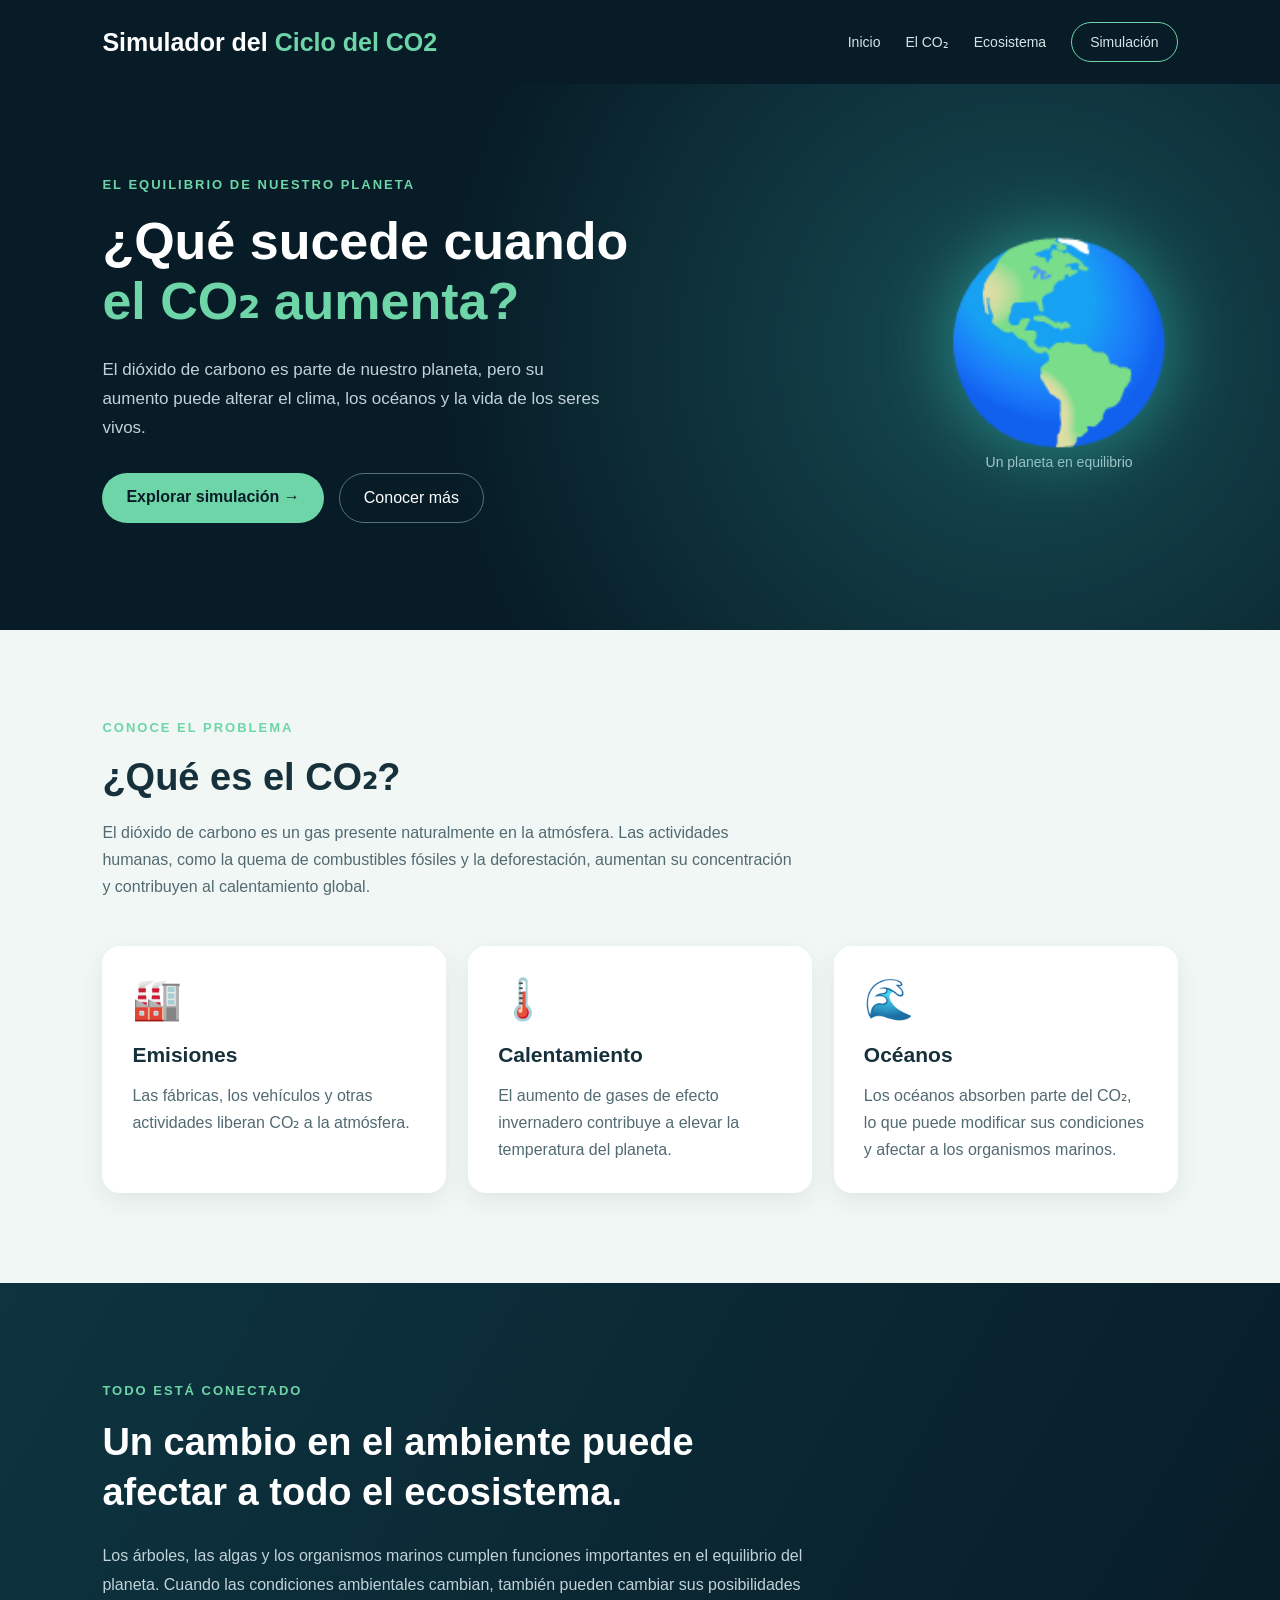
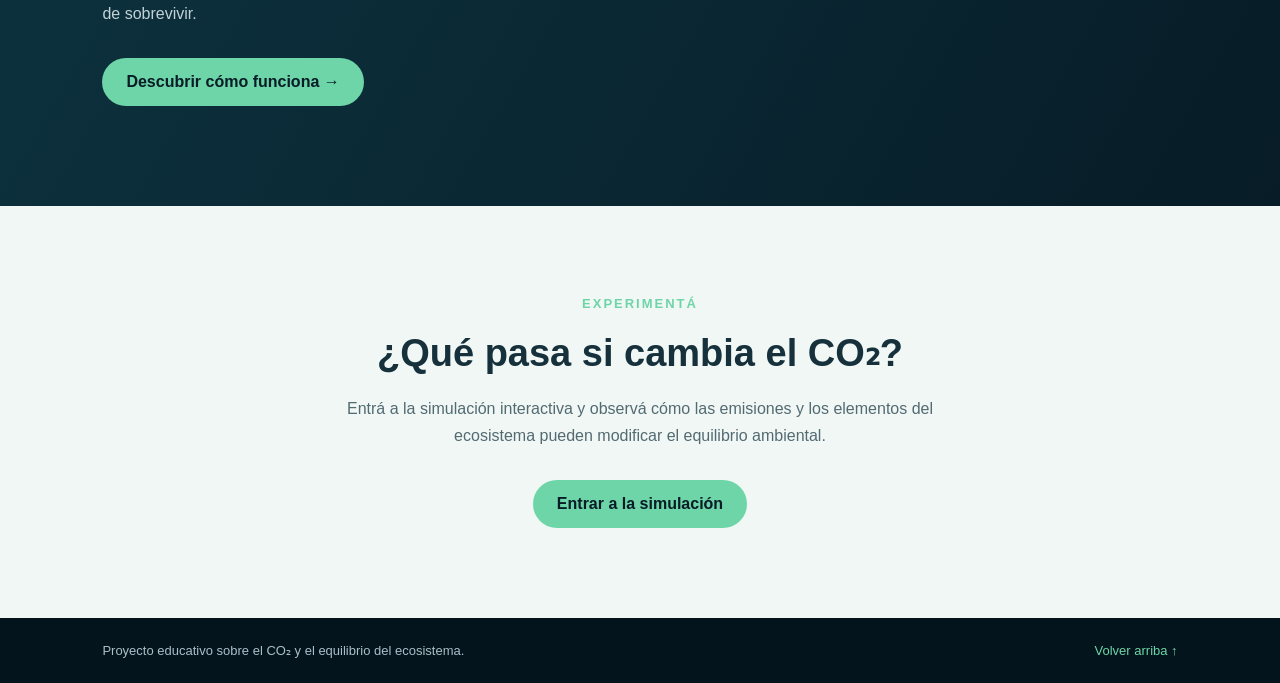
<file: index.html>
<!DOCTYPE html>
<html lang="es">

<head>
    <meta charset="UTF-8">
    <meta name="viewport" content="width=device-width, initial-scale=1.0">

    <title>CO₂ | El equilibrio del planeta</title>

    <!-- Vincula los estilos de la página principal -->
    <link rel="stylesheet" href="./CSS.styles/inicio.css">
</head>

<body>

    <!-- BARRA DE NAVEGACION -->
    <header class="navbar">

        <a href="index.html" class="logo">
            Simulador del <span> Ciclo del CO2</span>
        </a>

        <nav>
            <a href="#inicio">Inicio</a>
            <a href="#informacion">El CO₂</a>
            <a href="#ecosistema">Ecosistema</a>
            <a href="simulacion.html" class="nav-button">
                Simulación
            </a>
        </nav>

    </header>


    <!-- PRESENTACION PRINCIPAL -->
    <main>

        <section class="hero" id="inicio">

            <div class="hero-content">

                <p class="subtitulo">
                    EL EQUILIBRIO DE NUESTRO PLANETA
                </p>

                <h1>
                    ¿Qué sucede cuando
                    <span>el CO₂ aumenta?</span>
                </h1>

                <p class="descripcion">
                    El dióxido de carbono es parte de nuestro planeta,
                    pero su aumento puede alterar el clima, los océanos
                    y la vida de los seres vivos.
                </p>

                <div class="botones">

                    <a href="simulacion.html" class="boton-principal">
                        Explorar simulación →
                    </a>

                    <a href="#informacion" class="boton-secundario">
                        Conocer más
                    </a>

                </div>

            </div>

            <div class="hero-image">

                <div class="planeta">
                    🌎
                </div>

                <div class="texto-planeta">
                    Un planeta en equilibrio
                </div>

            </div>

        </section>


        <!-- INFORMACION -->
        <section class="informacion" id="informacion">

            <div class="titulo-seccion">

                <p class="subtitulo">
                    CONOCE EL PROBLEMA
                </p>

                <h2>
                    ¿Qué es el CO₂?
                </h2>

                <p>
                    El dióxido de carbono es un gas presente naturalmente
                    en la atmósfera. Las actividades humanas, como la
                    quema de combustibles fósiles y la deforestación,
                    aumentan su concentración y contribuyen al
                    calentamiento global.
                </p>

            </div>


            <div class="tarjetas">

                <article class="tarjeta">

                    <div class="icono">🏭</div>

                    <h3>Emisiones</h3>

                    <p>
                        Las fábricas, los vehículos y otras actividades
                        liberan CO₂ a la atmósfera.
                    </p>

                </article>


                <article class="tarjeta">

                    <div class="icono">🌡️</div>

                    <h3>Calentamiento</h3>

                    <p>
                        El aumento de gases de efecto invernadero
                        contribuye a elevar la temperatura del planeta.
                    </p>

                </article>


                <article class="tarjeta">

                    <div class="icono">🌊</div>

                    <h3>Océanos</h3>

                    <p>
                        Los océanos absorben parte del CO₂,
                        lo que puede modificar sus condiciones
                        y afectar a los organismos marinos.
                    </p>

                </article>

            </div>

        </section>


        <!-- ECOSISTEMA -->
        <section class="ecosistema" id="ecosistema">

            <div class="ecosistema-content">

                <p class="subtitulo">
                    TODO ESTÁ CONECTADO
                </p>

                <h2>
                    Un cambio en el ambiente
                    puede afectar a todo el ecosistema.
                </h2>

                <p>
                    Los árboles, las algas y los organismos marinos
                    cumplen funciones importantes en el equilibrio
                    del planeta. Cuando las condiciones ambientales
                    cambian, también pueden cambiar sus posibilidades
                    de sobrevivir.
                </p>

                <a href="simulacion.html" class="boton-principal">
                    Descubrir cómo funciona →
                </a>

            </div>

        </section>


        <!-- SIMULACION -->
        <section class="explorar">

            <p class="subtitulo">
                EXPERIMENTÁ
            </p>

            <h2>
                ¿Qué pasa si cambia el CO₂?
            </h2>

            <p>
                Entrá a la simulación interactiva y observá
                cómo las emisiones y los elementos del ecosistema
                pueden modificar el equilibrio ambiental.
            </p>

            <a href="simulacion.html" class="boton-principal">
                Entrar a la simulación
            </a>

        </section>

    </main>


    <!-- PIE DE PAGINA -->
    <footer>

        <p>
            Proyecto educativo sobre el CO₂ y el equilibrio
            del ecosistema.
        </p>

        <a href="#inicio">
            Volver arriba ↑
        </a>

    </footer>

</body>

</html>
</file>
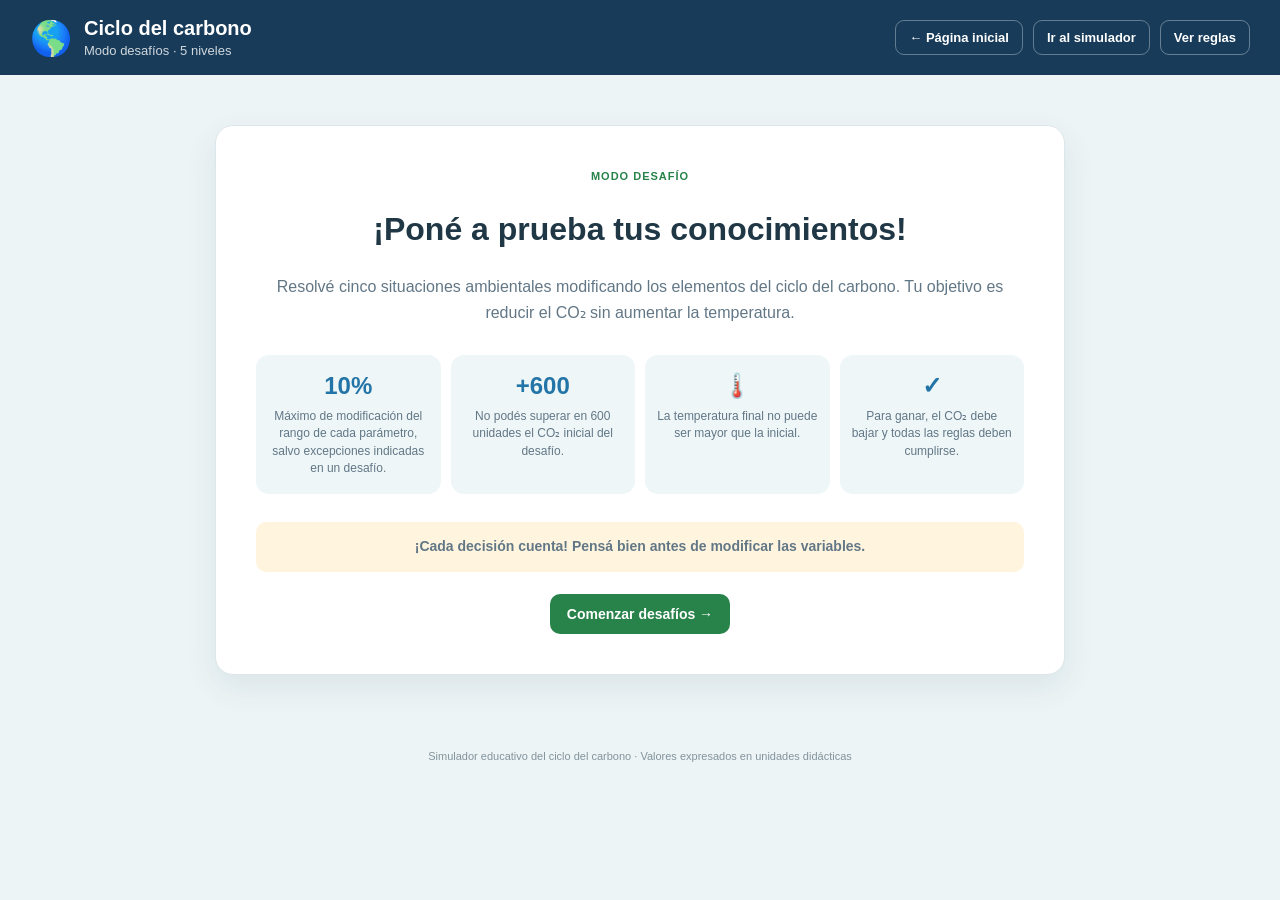
<file: desafios.html>
<!DOCTYPE html>
<html lang="es">
<head>
  <meta charset="UTF-8">
  <meta name="viewport" content="width=device-width, initial-scale=1.0">
  <title>Ciclo del Carbono | Modo desafíos</title>
  <link rel="stylesheet" href="./CSS.styles/desafio.css">
  <script src="./java/desafio.js" defer></script>
</head>
<body>

<header class="topbar">
  <div class="brand">
    <span class="brand-icon">🌎</span>
    <div>
      <h1>Ciclo del carbono</h1>
      <p>Modo desafíos · 5 niveles</p>
    </div>
  </div>

  
  <nav class="navigation">
    <a href="index.html">← Página inicial</a>
    <a href="simulacion.html">Ir al simulador</a>

    <button id="openRules" class="nav-rules-btn">
      Ver reglas
    </button>
</nav>

</header>

<main class="page-wrap">

  <!-- PANTALLA INICIAL -->
  <section id="introScreen" class="intro-card">
    <div class="eyebrow">MODO DESAFÍO</div>

    <h2>¡Poné a prueba tus conocimientos!</h2>

    <p>
      Resolvé cinco situaciones ambientales modificando
      los elementos del ciclo del carbono.
      Tu objetivo es reducir el CO₂ sin aumentar
      la temperatura.
    </p>

    <div class="rules-grid">
      <article>
        <strong>10%</strong>
        <span>
          Máximo de modificación del rango de cada
          parámetro, salvo excepciones indicadas
          en un desafío.
        </span>
      </article>

      <article>
        <strong>+600</strong>
        <span>
          No podés superar en 600 unidades
          el CO₂ inicial del desafío.
        </span>
      </article>

      <article>
        <strong>🌡️</strong>
        <span>
          La temperatura final no puede ser
          mayor que la inicial.
        </span>
      </article>

      <article>
        <strong>✓</strong>
        <span>
          Para ganar, el CO₂ debe bajar y
          todas las reglas deben cumplirse.
        </span>
      </article>
    </div>

    <p class="challenges-warning">
      ¡Cada decisión cuenta! Pensá bien antes
      de modificar las variables.
    </p>

    <button id="beginGame" class="btn btn-primary">
      Comenzar desafíos →
    </button>
  </section>

  <!-- PANTALLA DE JUEGO -->
  <section id="gameScreen" class="hidden">

    <section class="challenge-heading panel">

      <div class="heading-top">
        <span id="challengeNumber" class="eyebrow">
          DESAFÍO 1 DE 5
        </span>

        <span id="difficulty" class="difficulty">
          Fácil
        </span>
      </div>

      <h2 id="challengeTitle">
        Una ciudad en expansión
      </h2>

      <p id="challengeSituation"></p>

      <div id="specialRule"
           class="special-rule hidden"></div>

      <div class="progress-track">
        <div id="progressBar"
             class="progress-fill"></div>
      </div>

    </section>

    <div class="game-layout">

      <!-- VARIABLES -->
      <section class="panel controls-panel">

        <div class="section-title">
          <div>
            <span class="eyebrow">TUS DECISIONES</span>
            <h3>Modificá las variables</h3>
          </div>

          <button id="resetChallenge"
                  class="btn btn-light btn-small">
            ↺ Reiniciar
          </button>
        </div>

        <p class="muted">
          Mové las barras para modificar el ambiente.
          Los límites indican los valores permitidos.
        </p>

        <!-- BOTÓN ARRIBA -->
        <button id="checkChallenge"
                class="btn btn-primary check-top">
          Comprobar desafío
        </button>

        <!-- ADVERTENCIAS -->
        <div id="ruleAlert"
             class="rule-alert hidden"
             role="alert"
             aria-live="assertive">
        </div>

        <!-- CONTROLES GENERADOS POR JAVASCRIPT -->
        <div id="controls" class="controls-list"></div>

      </section>

      <!-- PAISAJE -->
      <section class="right-column">

        <section class="panel environment-panel">

          <div class="section-title">
            <div>
              <span class="eyebrow">
                ESTADO DEL AMBIENTE
              </span>
              <h3>Equilibrio del ecosistema</h3>
            </div>

            <span class="live-dot">En vivo</span>
          </div>

          <div class="sky challenge-scene"
               id="challengeScene">

            <div class="cloud cloud1">☁️</div>
            <div class="cloud cloud2">☁️</div>

            <!-- ATMÓSFERA -->
            <div class="atmosphere-label">
              <span>ATMÓSFERA</span>

              <strong id="sceneAtmosphereCO2">
                2000
              </strong>

              <small>unidades de CO₂</small>

              <div id="sceneCO2Status"
                   class="co2-status">
                Nivel inicial
              </div>
            </div>

            <!-- FÁBRICA -->
            <button class="scene-item factory"
                    data-info="factory">
              <img src="./Imagenes/Fabrica.png"
                   alt="Fábrica" width="150">
              <span>Fábricas</span>
            </button>

            <!-- CARRETERA Y AUTOS -->
            <div class="road">
              <div class="road-line"></div>

              <button class="scene-item car"
                      data-info="car">
                <img src="./Imagenes/Auto1.png"
                     alt="Auto" width="95">
              </button>

              <button class="scene-item car car2"
                      data-info="car">
                <img src="./Imagenes/Auto2.png"
                     alt="Auto" width="95">
              </button>
            </div>

            <!-- BOSQUE -->
            <button class="scene-item forest"
                    data-info="tree">
              <div class="trees">
                <img src="./Imagenes/Bosque.png"
                     alt="Bosque" width="140">
              </div>
              <span>Bosque</span>
            </button>

            <!-- VIVIENDAS -->
            <button class="scene-item housing"
                    data-info="housing">
              <img src="./Imagenes/Vivienda.png"
                   alt="Viviendas" width="120">
              <span>Viviendas</span>
            </button>

            <!-- ENERGÍA -->
            <button class="scene-item energy"
                    data-info="energy">
              <span class="power-plant">
                <img src="./Imagenes/Energía.png"
                     alt="Energía fósil" width="150">
              </span>
              <span>Energía fósil</span>
            </button>

            <!-- DEFORESTACIÓN -->
            <button class="scene-item deforestation"
                    data-info="deforestation">
              <span class="deforestation-logs">
                <img src="./Imagenes/Deforestacion.png"
                     alt="Deforestación" width="140">
              </span>
              <span>Deforestación</span>
            </button>

            <!-- INCENDIOS -->
            <button class="scene-item fire"
                    data-info="fire">
              <span class="fire-emoji">
                <img src="./Imagenes/Incendios.png"
                     alt="Incendios" width="120">
              </span>
            </button>

            <!-- GANADO -->
            <button class="scene-item cattle"
                    data-info="cattle">
              <img src="./Imagenes/Ganado.png"
                   alt="Ganado" width="65">
              <span>Ganado</span>
            </button>

            <!-- PLAYA -->
            <div class="beach">

              <div class="sand"></div>

              <button class="scene-item dead-whale-beach"
                      data-info="whaleBeach">
                <span class="decomposition-whale">
                  <img src="./Imagenes/Materia playa.png"
                       alt="Materia en descomposición"
                       width="100">
                </span>
                <span>Materia en descomposición</span>
              </button>

              <!-- HUMEDAL -->
              <button class="scene-item wetland"
                      id="challengeWetland"
                      data-info="wetland">
                <img src="./Imagenes/Humedal.png"
                     alt="Humedal"
                     class="custom-landscape-image">
                <span class="image-caption">
                  Humedales / turberas
                </span>
              </button>

              <!-- GLACIAR -->
              <button class="scene-item polar-ice"
                      id="challengePolarIce"
                      data-info="glacier">
                <img src="./Imagenes/Glaciar.png"
                     alt="Glaciar"
                     class="custom-landscape-image">
                <span class="image-caption">
                  Glaciar
                </span>
              </button>

              <!-- OCÉANO -->
              <div class="ocean">

                <button class="scene-item dead-whale-sea"
                        data-info="whaleSea">
                  <span class="decomposition-whale">
                    <img src="./Imagenes/Materia mar.png"
                         alt="Materia en el mar"
                         width="100">
                  </span>
                  <span>Materia en descomposición</span>
                </button>

                <button class="scene-item algae"
                        data-info="algae">
                  <img src="./Imagenes/Algas.png"
                       alt="Algas" width="60">
                  <span>Algas</span>
                </button>

                <button class="scene-item coral"
                        data-info="coral">
                  <img src="./Imagenes/Corales.png"
                       alt="Corales" width="80">
                  <span>Corales</span>
                </button>

                <button class="scene-item snails"
                        data-info="snail">
                  <img src="./Imagenes/Caracoles.png"
                       alt="Caracoles" width="80">
                  <span>Caracoles</span>
                </button>

                <!-- NIVEL DEL MAR -->
                <div class="sea-level">
                  <span>Nivel del mar</span>
                  <strong id="challengeSeaLevel">
                    0,0 cm
                  </strong>
                  <small>modelo didáctico</small>
                </div>

                <!-- VARIABLES DEL OCÉANO -->
                <div class="ocean-stats">

                  <div>
                    <span>CO₂ disuelto</span>
                    <strong id="challengeDissolvedCO2">
                      0
                    </strong>
                  </div>

                  <div id="challengeOceanPHCard">
                    <span>pH</span>
                    <strong id="challengeOceanPH">
                      8.2
                    </strong>
                  </div>

                  <div>
                    <span>O₂</span>
                    <strong id="challengeOceanOxygen">
                      21%
                    </strong>
                  </div>

                </div>

              </div>
            </div>
          </div>

          <!-- INDICADORES -->
          <div class="metrics-grid">

            <article class="metric metric-co2">
              <span>CO₂ atmosférico</span>
              <strong id="co2Value">2000</strong>
              <small>unidades</small>
            </article>

            <article class="metric">
              <span>Temperatura</span>
              <strong id="temperatureValue">
                +0,50 °C
              </strong>
              <small>variación del modelo</small>
            </article>

            <article class="metric">
              <span>CO₂ emitido</span>
              <strong id="emittedValue">0</strong>
              <small>unidades</small>
            </article>

            <article class="metric">
              <span>CO₂ absorbido</span>
              <strong id="absorbedValue">0</strong>
              <small>unidades</small>
            </article>

          </div>

          <div id="statusMessage"
               class="status-message"
               aria-live="polite">
            Ajustá las variables para mejorar el equilibrio.
          </div>

        </section>
      </section>
    </div>
  </section>

  <!-- RESULTADO -->
  <section id="resultScreen"
           class="result-card hidden"
           aria-live="polite">

    <div id="resultIcon" class="result-icon">✓</div>

    <div class="eyebrow">
      RESULTADO DEL DESAFÍO
    </div>

    <h2 id="resultTitle">
      ¡Desafío superado!
    </h2>

    <p id="resultText"></p>

    <div class="result-stats">
      <span>
        CO₂ final
        <strong id="resultCO2">0</strong>
      </span>

      <span>
        Temperatura final
        <strong id="resultTemperature">0</strong>
      </span>
    </div>

    <!-- SOLUCIONES SOLO DESPUÉS DE PERDER -->
    <section id="failureSolutions"
             class="failure-solutions hidden">

      <h3>Probá las cuatro soluciones</h3>

      <p>
        Elegí una alternativa para conocer
        sus modificaciones y observar cómo cambia
        el paisaje.
      </p>

      <div id="solutionChoices"
           class="solution-choices"></div>

      <div id="solutionDetail"
           class="solution-detail"
           aria-live="polite">
        Seleccioná una solución.
      </div>

      <div id="previewSceneHost"
           class="preview-scene-host"></div>

    </section>

    <div class="result-actions">
      <button id="retryButton" class="btn btn-light">
        Reintentar
      </button>

      <button id="continueButton"
              class="btn btn-primary">
        Siguiente desafío →
      </button>
    </div>

  </section>

  <!-- FINAL -->
  <section id="finalScreen"
           class="result-card hidden">

    <div class="result-icon">🏆</div>

    <div class="eyebrow">MISIÓN CUMPLIDA</div>

    <h2>¡Completaste los cinco desafíos!</h2>

    <p>
      Demostraste cómo las decisiones sobre
      la industria, el transporte y los
      ecosistemas pueden modificar el equilibrio
      del ciclo del carbono.
    </p>

    <div class="result-actions">
      <button id="playAgain" class="btn btn-primary">
        Volver a jugar
      </button>

      <a href="index.html" class="btn btn-light">
        Página inicial
      </a>

      <a href="simulacion.html" class="btn btn-light">
        Simulador
      </a>
    </div>
  </section>

</main>

<!-- VENTANA DE REGLAS -->
<div id="rulesModal" class="rules-modal hidden">

  <div class="rules-modal-content"
       role="dialog"
       aria-modal="true"
       aria-labelledby="rulesModalTitle">

    <h2 id="rulesModalTitle">Reglas de los desafíos</h2>

     <p>
      Resolvé cinco situaciones ambientales modificando
      los elementos del ciclo del carbono.
      Tu objetivo es reducir el CO₂ sin aumentar
      la temperatura.
    </p>

    <div class="rules-grid">
      <article>
        <strong>10%</strong>
        <span>
          Máximo de modificación del rango de cada
          parámetro, salvo excepciones indicadas
          en un desafío.
        </span>
      </article>

      <article>
        <strong>+600</strong>
        <span>
          No podés superar en 600 unidades
          el CO₂ inicial del desafío.
        </span>
      </article>

      <article>
        <strong>🌡️</strong>
        <span>
          La temperatura final no puede ser
          mayor que la inicial.
        </span>
      </article>

      <article>
        <strong>✓</strong>
        <span>
          Para ganar, el CO₂ debe bajar y
          todas las reglas deben cumplirse.
        </span>
      </article>
    </div>

    <p class="challenges-warning">
      ¡Cada decisión cuenta! Pensá bien antes
      de modificar las variables.
    </p>

    <button id="closeRules" class="btn btn-primary">
      Cerrar y continuar
    </button>

  </div>
</div>

<footer>
  Simulador educativo del ciclo del carbono ·
  Valores expresados en unidades didácticas
</footer>

</body>
</html>
</file>
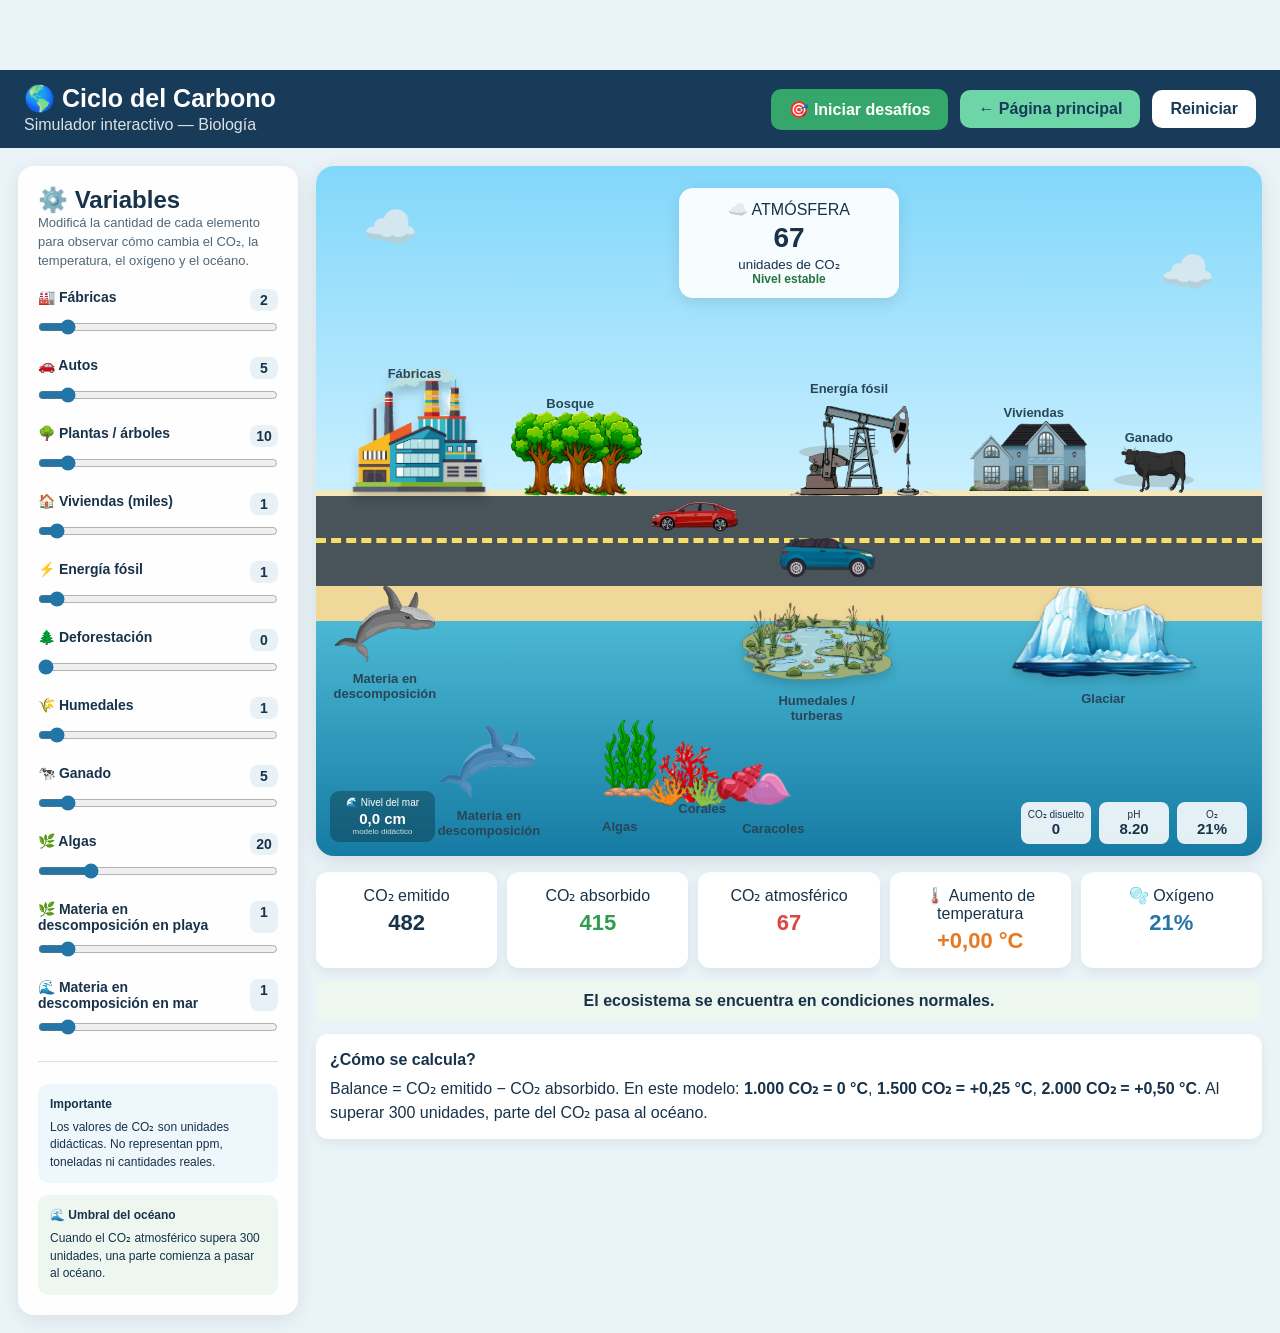
<file: simulacion.html>
<!DOCTYPE html>
<html lang="es">
<head>
  <link rel="stylesheet" href="./CSS.styles/inicio.css">
  <meta charset="UTF-8">
  <meta name="viewport" content="width=device-width, initial-scale=1.0">
  <title>Simulador del Ciclo del Carbono</title>
  <link rel="stylesheet" href="./CSS.styles/styles.css">
</head>

<body>

<header class="topbar">
  <div>
    <h1>🌎 Ciclo del Carbono</h1>
    <p>Simulador interactivo — Biología</p>
  </div>

  <div class="topbar-buttons">
    <button id="challengesBtn" class="challenges-btn">
      🎯 Iniciar desafíos
    </button>
     <a href="./index.html" class="home-btn">
      ← Página principal
    </a>
    <button id="resetBtn" class="reset-btn">
      Reiniciar
    </button>
  </div>
</header>


<main class="app">

  <!-- =====================================================
       PANEL DE VARIABLES
       ===================================================== -->

  <aside class="control-panel">

    <h2>⚙️ Variables</h2>

    <p class="small">
      Modificá la cantidad de cada elemento para observar
      cómo cambia el CO₂, la temperatura, el oxígeno y el océano.
    </p>

    <div class="control-group">
      <label>
        🏭 Fábricas
        <span id="factoryCountValue">2</span>
      </label>
      <input id="factoryCount" type="range" min="0" max="20" value="2">
    </div>

    <div class="control-group">
      <label>
        🚗 Autos
        <span id="carCountValue">5</span>
      </label>
      <input id="carCount" type="range" min="0" max="50" value="5">
    </div>

    <div class="control-group">
      <label>
        🌳 Plantas / árboles
        <span id="treeCountValue">10</span>
      </label>
      <input id="treeCount" type="range" min="0" max="100" value="10">
    </div>

    <div class="control-group">
      <label>
        🏠 Viviendas (miles)
        <span id="housingCountValue">1</span>
      </label>
      <input id="housingCount" type="range" min="0" max="20" value="1">
    </div>

    <div class="control-group">
      <label>
        ⚡ Energía fósil
        <span id="energyCountValue">1</span>
      </label>
      <input id="energyCount" type="range" min="0" max="20" value="1">
    </div>

    <div class="control-group">
      <label>
        🌲 Deforestación
        <span id="deforestationCountValue">0</span>
      </label>
      <input id="deforestationCount" type="range" min="0" max="20" value="0">
    </div>

    <div class="control-group">
      <label>
        🌾 Humedales
        <span id="wetlandCountValue">1</span>
      </label>
      <input id="wetlandCount" type="range" min="0" max="20" value="1">
    </div>

    <div class="control-group">
      <label>
        🐄 Ganado
        <span id="cattleCountValue">5</span>
      </label>
      <input id="cattleCount" type="range" min="0" max="50" value="5">
    </div>

    <div class="control-group">
      <label>
        🌿 Algas
        <span id="algaeCountValue">20</span>
      </label>
      <input id="algaeCount" type="range" min="0" max="100" value="20">
    </div>

    <div class="control-group">
      <label>
        🌿 Materia en descomposición en playa
        <span id="whaleBeachCountValue">1</span>
      </label>
      <input id="whaleBeachCount" type="range" min="0" max="10" value="1">
    </div>

    <div class="control-group">
      <label>
        🌊 Materia en descomposición en mar
        <span id="whaleSeaCountValue">1</span>
      </label>
      <input id="whaleSeaCount" type="range" min="0" max="10" value="1">
    </div>

    <hr>

    <div class="info-box">
      <strong>Importante</strong>
      <p>
        Los valores de CO₂ son unidades didácticas.
        No representan ppm, toneladas ni cantidades reales.
      </p>
    </div>

    <div class="threshold-box">
      <strong>🌊 Umbral del océano</strong>
      <p>
        Cuando el CO₂ atmosférico supera 300 unidades,
        una parte comienza a pasar al océano.
      </p>
    </div>

  </aside>


  <!-- =====================================================
       SIMULACIÓN
       ===================================================== -->

  <section class="simulation">

    <div class="sky">

      <div class="cloud cloud1">☁️</div>
      <div class="cloud cloud2">☁️</div>

      <div class="atmosphere-label">
        <span>☁️ ATMÓSFERA</span>
        <strong id="atmosphereCO2">0</strong>
        <small>unidades de CO₂</small>
        <div id="co2Status" class="co2-status">
          Nivel estable
        </div>
      </div>

      <!-- MODIFICACIÓN:
           Capa donde se crean los mini círculos de CO₂
           cuando se hace click sobre un elemento. -->
      <div id="co2ParticleLayer" class="co2-particle-layer" aria-hidden="true"></div>


      <!-- FÁBRICA -->

      <button class="scene-item factory" data-info="factory">
        <img src="./Imagenes/Fabrica.png" width="150">
        <span>Fábricas</span>
      </button>


      <!-- AUTOS -->

      <div class="road">
        <div class="road-line"></div>

        <button class="scene-item car" data-info="car"><img src="./Imagenes/Auto1.png" width="95"></button>
        <button class="scene-item car car2" data-info="car"><img src="./Imagenes/Auto2.png" width="95"></button>
      </div>


      <!-- BOSQUE -->

      <button class="scene-item forest" data-info="tree">

        <div class="trees">
          <img src="./Imagenes/Bosque.png" width="140">
        </div>
        <span>Bosque</span>
      </button>


      <!-- VIVIENDAS -->

      <button class="scene-item housing" data-info="housing">
        <img src="./Imagenes/Vivienda.png" width="120">
        <span>Viviendas</span>
      </button>


      <!-- ENERGÍA FÓSIL -->

      <button class="scene-item energy" data-info="energy">

        <span class="power-plant" aria-hidden="true">
          <img src="./Imagenes/Energía.png" width="150">
        </span>

        <span>Energía fósil</span>

      </button>


      <!-- =====================================================
           MODIFICACIÓN:
           DEFORESTACIÓN
           Los troncos aparecen solamente cuando hay
           deforestación.
           ===================================================== -->

      <button
        class="scene-item deforestation"
        data-info="deforestation"
      >

        <span class="deforestation-logs" aria-hidden="true">
          <img src="./Imagenes/Deforestacion.png" width="140">
        </span>

        <span>Deforestación</span>

      </button>


      <!-- INCENDIOS AUTOMÁTICOS -->
      <!-- MODIFICACIÓN:-->

      <button class="scene-item fire" data-info="fire">

        <span class="fire-emoji" aria-hidden="true"><img src="./Imagenes/Incendios.png" width="120"></span>


      </button>


      <!-- GANADO -->

      <button class="scene-item cattle" data-info="cattle">
        <img src="./Imagenes/Ganado.png" width="65">
        <span>Ganado</span>
      </button>


      <!-- FLUJOS DE CO₂ -->

      <div class="co2-flow flow-factory emission"></div>
      <div class="co2-flow flow-car emission"></div>
      <div class="co2-flow flow-tree absorption"></div>
      <div class="co2-flow flow-cattle emission"></div>


      <!-- =====================================================
           PLAYA
           ===================================================== -->

      <div class="beach">

        <div class="sand"></div>


        <!-- MATERIA EN DESCOMPOSICIÓN -->

        <button
          class="scene-item dead-whale-beach"
          data-info="whaleBeach"
        >
          <span class="decomposition-whale"><img src="./Imagenes/Materia playa.png" width="100"></span>
          <span>Materia en descomposición</span>
        </button>


        <div class="co2-flow flow-whale-beach emission"></div>


        <!-- =================================================
             MODIFICACIÓN:
             HUMEDAL MÁS ARRIBA PARA NO TAPAR LOS CORALES
             ================================================= -->

        
<!-- MODIFICACIÓN: imagen propia del humedal -->
        <button
          class="scene-item wetland"
          id="wetlandImage"
          data-info="wetland"
          aria-label="Humedales y turberas"
        >
          <img
            src="./Imagenes/Humedal.png"
            alt="Humedal"
            class="custom-landscape-image"
          >
          <span class="image-caption">Humedales / turberas</span>
        </button>



        <!-- =================================================
             MODIFICACIÓN:
             GLACIAR FUERA DEL OCÉANO
             ================================================= -->

        <!-- MODIFICACIÓN:
             El glaciar ahora es clickeable como el resto de los elementos. -->
        
<!-- MODIFICACIÓN: imagen propia del glaciar -->
        <button
          class="scene-item polar-ice"
          id="polarIce"
          data-info="glacier"
          aria-label="Glaciar"
        >
          <img
            src="./Imagenes/Glaciar.png"
            alt="Glaciar"
            class="custom-landscape-image"
          >
          <span class="image-caption">Glaciar</span>
        </button>



        <!-- =================================================
             OCÉANO
             ================================================= -->

        <div class="ocean">

          <!-- MATERIA EN DESCOMPOSICIÓN -->

          <button
            class="scene-item dead-whale-sea"
            data-info="whaleSea"
          >
            <span class="decomposition-whale"><img src="./Imagenes/Materia mar.png" width="100"></span>
            <span>Materia en descomposición</span>
          </button>


          <!-- =================================================
               MODIFICACIÓN:
               VIDA MARINA AGRUPADA
               ================================================= -->

          <button class="scene-item algae" data-info="algae">

            <img src="./Imagenes/Algas.png" width="60">

            <span>Algas</span>

          </button>


          <button class="scene-item coral" data-info="coral">

            <img src="./Imagenes/Corales.png" width="80">

            <span>Corales</span>

          </button>


          <button class="scene-item snails" data-info="snail">

            <img src="./Imagenes/Caracoles.png" width="80">

            <span>Caracoles</span>

          </button>

          <div class="co2-flow flow-algae absorption"></div>
          <div class="co2-flow flow-ocean absorption"></div>
          <div class="co2-flow flow-whale-sea emission"></div>


          <!-- =================================================
               MODIFICACIÓN:
               NIVEL DEL MAR ABAJO A LA IZQUIERDA
               ================================================= -->

          <div class="sea-level">

            <span>🌊 Nivel del mar</span>

            <strong id="seaLevel">
              0,0 cm
            </strong>

            <small>
              modelo didáctico
            </small>

          </div>


          <!-- ESTADÍSTICAS DEL OCÉANO -->

          <div class="ocean-stats">

            <div>
              <span>CO₂ disuelto</span>
              <strong id="dissolvedCO2">0</strong>
            </div>

            <div id="oceanPHCard" class="clickable-stat">
              <span>pH</span>
              <strong id="oceanPH">8.2</strong>
            </div>

            <div>
              <span>O₂</span>
              <strong id="oceanOxygen">21%</strong>
            </div>

          </div>

        </div>

      </div>

    </div>


    <!-- =====================================================
         PANEL INFORMATIVO
         ===================================================== -->

    <aside id="infoPanel" class="info-panel">

      <button id="closeInfo" class="close-btn">×</button>

      <div id="infoIcon" class="info-icon">🌎</div>

      <h2 id="infoTitle">
        Seleccioná un elemento
      </h2>

      <p id="infoDescription">
        Hacé click sobre un elemento del paisaje
        para conocer su función dentro del ciclo
        del carbono.
      </p>

      <div id="infoStats" class="info-stats"></div>

    </aside>


    <!-- =====================================================
         DASHBOARD
         ===================================================== -->

    <section class="dashboard">

      <div class="metric">
        <span>CO₂ emitido</span>
        <strong id="totalEmitted">0</strong>
      </div>

      <div class="metric absorption">
        <span>CO₂ absorbido</span>
        <strong id="totalAbsorbed">0</strong>
      </div>

      <div class="metric balance">
        <span>CO₂ atmosférico</span>
        <strong id="netBalance">0</strong>
      </div>

      <div class="metric temperature">
        <span>🌡️ Aumento de temperatura</span>
        <strong id="temperature">+0,00 °C</strong>
      </div>

      <!-- MODIFICACIÓN:
           O₂ máximo = 21% -->

      <div class="metric oxygen">
        <span>🫧 Oxígeno</span>
        <strong id="oxygen">21%</strong>
      </div>

    </section>


    <div id="ecosystemMessage" class="ecosystem-message">
      El ecosistema se encuentra en condiciones normales.
    </div>


    <div class="explanation">

      <strong>¿Cómo se calcula?</strong>

      <span>
        Balance = CO₂ emitido − CO₂ absorbido.
        En este modelo:
        <b>1.000 CO₂ = 0 °C</b>,
        <b>1.500 CO₂ = +0,25 °C</b>,
        <b>2.000 CO₂ = +0,50 °C</b>.
        Al superar 300 unidades,
        parte del CO₂ pasa al océano.
      </span>

    </div>

  </section>

</main>


<script src="./java/script.js"></script>

</body>
</html>
</file>
<file: CSS.styles/inicio.css>
/* CONFIGURACION GENERAL */

* {
    margin: 0;
    padding: 0;
    box-sizing: border-box;
}

html {
    scroll-behavior: smooth;
}

body {
    font-family: Arial, sans-serif;
    background: #071c27;
    color: white;
}


/* BARRA DE NAVEGACION */

.navbar {
    display: flex;
    justify-content: space-between;
    align-items: center;

    padding: 22px 8%;

    background: #071c27;
}

.logo {
    color: white;
    text-decoration: none;

    font-size: 25px;
    font-weight: bold;
}

.logo span {
    color: #6dd5a7;
}

nav {
    display: flex;
    align-items: center;
    gap: 25px;
  
}
/* Barra superior fija */
.navbar {
    position: fixed;
    top: 0;
    left: 0;
    width: 100%;
    z-index: 1000;
}

/* Permite que el contenido se desplace */
body {
    margin: 0;
    padding-top: 70px;
}

nav a {
    color: #d5e4e8;
    text-decoration: none;
    font-size: 14px;
}

nav a:hover {
    color: #6dd5a7;
}

.nav-button {
    padding: 11px 18px;

    border: 1px solid #6dd5a7;
    border-radius: 25px;
}


/* PRESENTACION */

.hero {
    min-height: 560px;

    display: flex;
    align-items: center;
    justify-content: space-between;

    padding: 70px 8%;

    background:
        radial-gradient(
            circle at 80% 50%,
            #174c54,
            #071c27 55%
        );
}

.hero-content {
    max-width: 580px;
}

.subtitulo {
    color: #6dd5a7;

    font-size: 13px;
    font-weight: bold;
    letter-spacing: 2px;

    margin-bottom: 20px;
}

h1 {
    font-size: 52px;
    line-height: 1.15;

    margin-bottom: 25px;
}

h1 span {
    color: #6dd5a7;
}

.descripcion {
    color: #c1d2d8;

    font-size: 17px;
    line-height: 1.7;

    max-width: 500px;
}


/* BOTONES */

.botones {
    display: flex;
    flex-wrap: wrap;
    gap: 15px;
    
    margin-top: 30px;
}

.boton-principal {
    display: inline-block;

    padding: 15px 24px;

    background: #6dd5a7;
    color: #071c27;

    border-radius: 30px;

    font-weight: bold;
    text-decoration: none;

    transition: 0.3s;
}

.boton-principal:hover {
    background: #91e8bf;
    transform: translateY(-3px);
}

.boton-secundario {
    display: inline-block;

    padding: 15px 24px;

    border: 1px solid #54717c;
    border-radius: 30px;

    color: white;
    text-decoration: none;
}


/* PLANETA */

.hero-image {
    text-align: center;

    margin-left: 30px;
}

.planeta {
    font-size: 190px;

    filter: drop-shadow(
        0 0 35px #278d85
    );
}

.texto-planeta {
    color: #b9d3d8;
    font-size: 14px;
}


/* INFORMACION */

.informacion {
    padding: 90px 8%;
    background: #f1f7f5;
    color: #16313b;
}

.titulo-seccion {
    max-width: 700px;
    margin-bottom: 45px;
}

.titulo-seccion h2,
.explorar h2 {
    font-size: 38px;
    margin-bottom: 20px;
}

.titulo-seccion p:last-child {
    color: #526a72;
    line-height: 1.7;
}


/* TARJETAS */

.tarjetas {
    display: grid;

    grid-template-columns: repeat(3, 1fr);

    gap: 22px;
}

.tarjeta {
    padding: 30px;

    background: white;

    border-radius: 18px;

    box-shadow:
        0 8px 25px rgba(15, 45, 50, 0.08);
}

.icono {
    font-size: 40px;
    margin-bottom: 20px;
}

.tarjeta h3 {
    margin-bottom: 15px;
    font-size: 21px;
}

.tarjeta p {
    color: #526a72;
    line-height: 1.7;
}


/* ECOSISTEMA */

.ecosistema {
    padding: 100px 8%;

    background:
        linear-gradient(
            120deg,
            #0d3440,
            #071c27
        );
}

.ecosistema-content {
    max-width: 700px;
}

.ecosistema h2 {
    font-size: 38px;
    line-height: 1.3;
    margin-bottom: 25px;
}

.ecosistema p:not(.subtitulo) {
    color: #c1d2d8;
    line-height: 1.8;
    margin-bottom: 30px;
}


/* EXPLORAR */

.explorar {
    text-align: center;

    padding: 90px 8%;

    background: #f1f7f5;
    color: #16313b;
}

.explorar p:not(.subtitulo) {
    max-width: 650px;

    margin: 0 auto 30px;

    color: #526a72;
    line-height: 1.7;
}


/* PIE DE PAGINA */

footer {
    display: flex;
    justify-content: space-between;
    align-items: center;

    padding: 25px 8%;

    background: #04141c;

    color: #a9c0c8;
    font-size: 13px;
}

footer a {
    color: #6dd5a7;
    text-decoration: none;
}


/* ADAPTACION A CELULARES */

@media (max-width: 800px) {

    .navbar {
        flex-direction: column;
        gap: 20px;
    }

    nav {
        flex-wrap: wrap;
        justify-content: center;
        gap: 15px;
    }

    .hero {
        flex-direction: column;
        text-align: center;
        gap: 40px;
    }

    .hero-content {
        max-width: 100%;
    }

    h1 {
        font-size: 38px;
    }

    .botones {
        justify-content: center;
    }

    .hero-image {
        margin-left: 0;
    }

    .planeta {
        font-size: 130px;
    }

    .tarjetas {
        grid-template-columns: 1fr;
    }

    .titulo-seccion h2,
    .ecosistema h2,
    .explorar h2 {
        font-size: 30px;
    }

    footer {
        flex-direction: column;
        gap: 15px;
        text-align: center;
    }

}
</file>
<file: CSS.styles/desafio.css>
:root {
  --navy: #173b59;
  --blue: #2475a7;
  --green: #27834a;
  --ink: #203746;
  --muted: #627786;
  --paper: #ffffff;
  --bg: #edf4f6;
  --line: #dce7eb;
  --soft: #eef6f8;
  --shadow: 0 12px 32px rgba(27,61,79,.09);
}

* {
  box-sizing: border-box;
}

body {
  margin: 0;
  background: var(--bg);
  color: var(--ink);
  font-family: Arial, Helvetica, sans-serif;
}

button, input {
  font: inherit;
}

.hidden {
  display: none !important;
}

/* ENCABEZADO */

.topbar {
  display: flex;
  align-items: center;
  justify-content: space-between;
  gap: 20px;
  padding: 17px 30px;
  background: var(--navy);
  color: white;
}

.brand {
  display: flex;
  align-items: center;
  gap: 12px;
}

.brand-icon {
  font-size: 34px;
}

.brand h1 {
  font-size: 20px;
  margin: 0;
}

.brand p {
  margin: 3px 0 0;
  font-size: 13px;
  opacity: .8;
}

.navigation {
  display: flex;
  flex-wrap: wrap;
  gap: 10px;
}

.navigation a {
  color: white;
  text-decoration: none;
  border: 1px solid #ffffff55;
  border-radius: 9px;
  padding: 9px 13px;
  font-size: 13px;
  font-weight: 700;
}

/* CONTENEDORES */

.page-wrap {
  max-width: 1400px;
  margin: 25px auto;
  padding: 0 20px;
}

.panel,
.intro-card,
.result-card {
  background: var(--paper);
  border: 1px solid var(--line);
  border-radius: 18px;
  box-shadow: var(--shadow);
}

.intro-card {
  max-width: 850px;
  margin: 50px auto;
  padding: 40px;
  text-align: center;
}

.intro-card h2 {
  font-size: 32px;
}

.intro-card > p {
  line-height: 1.65;
  color: var(--muted);
}

.eyebrow {
  display: inline-block;
  color: var(--green);
  font-weight: 800;
  letter-spacing: .09em;
  font-size: 11px;
}

.rules-grid {
  display: grid;
  grid-template-columns: repeat(4, 1fr);
  gap: 10px;
  margin: 28px 0;
}

.rules-grid article {
  background: var(--soft);
  border-radius: 13px;
  padding: 17px 12px;
  display: flex;
  flex-direction: column;
  gap: 8px;
}

.rules-grid strong {
  font-size: 24px;
  color: var(--blue);
}

.rules-grid span {
  font-size: 12px;
  line-height: 1.45;
  color: var(--muted);
}

.challenges-warning {
  margin: 22px 0;
  padding: 13px;
  border-radius: 10px;
  background: #fff5df;
  color: #956317;
  font-weight: 700;
  font-size: 14px;
}

/* BOTONES */

.btn {
  border: 0;
  border-radius: 10px;
  padding: 12px 17px;
  font-weight: 800;
  cursor: pointer;
  text-decoration: none;
  display: inline-flex;
  align-items: center;
  justify-content: center;
  font-size: 14px;
}

.btn:hover {
  filter: brightness(.95);
}

.btn-primary {
  background: var(--green);
  color: white;
}

.btn-light {
  background: #edf4f6;
  color: var(--navy);
  border: 1px solid var(--line);
}

.btn-small {
  padding: 8px 11px;
  font-size: 12px;
}

/* INFORMACIÓN DEL DESAFÍO */

.challenge-heading {
  padding: 23px 27px;
  margin-bottom: 18px;
}

.heading-top,
.section-title {
  display: flex;
  justify-content: space-between;
  align-items: center;
  gap: 12px;
}

.challenge-heading h2 {
  font-size: 26px;
  margin: 10px 0;
}

.challenge-heading p {
  color: var(--muted);
  line-height: 1.55;
}

.difficulty {
  font-size: 12px;
  font-weight: 800;
  background: #fff4d9;
  color: #8a6412;
  padding: 7px 11px;
  border-radius: 30px;
}

.special-rule {
  margin-top: 12px;
  padding: 10px 13px;
  border-radius: 9px;
  background: #fff5df;
  color: #765616;
  font-size: 13px;
}

.progress-track {
  height: 6px;
  border-radius: 8px;
  background: #e9eff1;
  margin-top: 20px;
  overflow: hidden;
}

.progress-fill {
  height: 100%;
  width: 20%;
  background: var(--green);
  transition: width .3s;
}

/* DISTRIBUCIÓN */

.game-layout {
  display: grid;
  grid-template-columns: 330px minmax(0, 1fr);
  gap: 18px;
  align-items: start;
}

.controls-panel,
.environment-panel {
  padding: 20px;
  min-width: 0;
}

.section-title h3 {
  font-size: 19px;
  margin: 5px 0 0;
}

.muted {
  color: var(--muted);
  font-size: 12px;
  line-height: 1.5;
}

.controls-list {
  display: grid;
  gap: 13px;
  margin-top: 18px;
}

.control-row {
  padding: 11px 12px;
  border: 1px solid var(--line);
  border-radius: 11px;
}

.control-label {
  display: flex;
  align-items: center;
  justify-content: space-between;
  gap: 8px;
  font-size: 13px;
  font-weight: 700;
}

.control-label output {
  background: var(--soft);
  padding: 4px 8px;
  border-radius: 7px;
  min-width: 32px;
  text-align: center;
}

.control-row input[type="range"] {
  width: 100%;
  margin: 10px 0 3px;
  accent-color: var(--green);
  cursor: pointer;
}

.range-hint {
  display: flex;
  justify-content: space-between;
  font-size: 10px;
  color: #80919b;
}

/* BOTÓN COMPROBAR ARRIBA */

.check-top {
  display: block;
  width: 100%;
  margin: 12px 0 8px;
  position: sticky;
  top: 8px;
  z-index: 45;
  box-shadow: 0 5px 15px #0002;
}

/* ADVERTENCIAS */

.rule-alert {
  position: sticky;
  top: 65px;
  z-index: 50;
  background: #fff0e8;
  color: #9a2b17;
  border: 2px solid #d44b30;
  border-radius: 12px;
  padding: 14px;
  margin: 10px 0;
  font-weight: 750;
  font-size: 13px;
  line-height: 1.5;
  box-shadow: 0 5px 18px #8a1d1225;
}

.live-dot {
  font-size: 11px;
  color: var(--green);
  font-weight: 800;
}

.live-dot::before {
  content: "";
  display: inline-block;
  width: 7px;
  height: 7px;
  border-radius: 50%;
  background: #36a65b;
  margin-right: 6px;
}

/* PAISAJE ORIGINAL */

.challenge-scene {
  --heat: 0;
  position: relative;
  width: 100%;
  height: 690px;
  min-width: 650px;
  overflow: hidden;
  border-radius: 18px;
  margin: 17px 0;
  background: linear-gradient(
    to bottom,
    #82d7fa 0%,
    #c9efff 47%,
    #f5e8bd 47%,
    #f5e8bd 100%
  );
  box-shadow: 0 5px 20px #0002;
}

.challenge-scene::after {
  content: "";
  position: absolute;
  inset: 0;
  background: rgba(255,105,70,var(--heat));
  pointer-events: none;
  z-index: 30;
}

.challenge-scene .cloud {
  position: absolute;
  font-size: 44px;
  opacity: .8;
  z-index: 1;
}

.cloud1 {
  left: 5%;
  top: 35px;
}

.cloud2 {
  right: 5%;
  top: 80px;
}

/* ATMÓSFERA */

.atmosphere-label {
  position: absolute;
  z-index: 10;
  top: 22px;
  left: 50%;
  transform: translateX(-50%);
  min-width: 220px;
  text-align: center;
  background: #ffffffeb;
  padding: 12px 18px;
  border-radius: 14px;
  box-shadow: 0 4px 15px #0002;
}

.atmosphere-label span,
.atmosphere-label small,
.atmosphere-label strong {
  display: block;
}

.atmosphere-label strong {
  font-size: 28px;
  margin: 3px 0;
}

.co2-status {
  font-size: 12px;
  font-weight: 700;
  color: #25753c;
}

.co2-status.warning {
  color: #b36a00;
}

.co2-status.danger {
  color: #c62828;
}

/* ELEMENTOS CON IMÁGENES */

.scene-item {
  position: absolute;
  z-index: 5;
  border: 0;
  background: transparent;
  padding: 0;
  text-align: center;
  transition: opacity .5s, transform .5s;
  cursor: default;
}

.scene-item img {
  display: block;
  max-width: none;
}

.scene-item > span:last-child {
  display: block;
  position: absolute;
  left: calc(50% + var(--label-x, 0px));
  top: calc(100% + var(--label-y, 0px));
  transform: translateX(-50%);
  width: max-content;
  max-width: 135px;
  font-size: 13px;
  font-weight: 700;
  color: #294656;
}

.factory > span:last-child,
.forest > span:last-child,
.energy > span:last-child,
.housing > span:last-child,
.cattle > span:last-child {
  top: auto;
  bottom: calc(100% + var(--label-y, 0px));
}

.scene-item.dead {
  opacity: 0 !important;
  visibility: hidden;
  pointer-events: none;
}

/* POSICIONES TERRESTRES */

.factory {
  left: 3%;
  top: 190px;
  --label-x: -5px;
  --label-y: -25px;
}

.forest {
  left: 20%;
  top: 240px;
  --label-x: -5px;
  --label-y: -5px;
}

.housing {
  left: 69%;
  top: 255px;
  --label-x: -5px;
  --label-y: 1px;
}

.energy {
  left: 50%;
  top: 240px;
  --label-x: 10px;
  --label-y: 10px;
}

.cattle {
  right: 8%;
  top: 280px;
  --label-x: -5px;
  --label-y: 1px;
}

.deforestation {
  left: 27%;
  top: 285px;
  --label-x: 45px;
  --label-y: -70px;
}

/* CARRETERA */

.road {
  position: absolute;
  z-index: 3;
  left: 0;
  right: 0;
  top: 330px;
  height: 90px;
  background: #48535a;
}

.road-line {
  position: absolute;
  top: 42px;
  left: 0;
  right: 0;
  border-top: 5px dashed #f7dd69;
}

.car {
  top: 2px;
  left: 35%;
}

.car2 {
  top: 40px;
  left: 49%;
}

/* DEFORESTACIÓN */

.deforestation-logs {
  display: flex;
  align-items: center;
  justify-content: center;
  opacity: 0;
  transform: translateY(8px) scale(.8);
  transition: opacity .45s, transform .45s;
}

.deforestation.logs-visible .deforestation-logs {
  opacity: 1;
  transform: translateY(0) scale(1);
}

.deforestation:not(.logs-visible) {
  visibility: hidden;
  opacity: 0;
}

/* INCENDIOS */

.fire {
  right: 30%;
  top: 255px;
  width: 120px;
  opacity: 0;
  z-index: 7;
  visibility: hidden;
}

.fire.fire-active {
  visibility: visible;
  opacity: 1;
  animation: firePulse .9s ease-in-out infinite alternate;
}

@keyframes firePulse {
  from {
    filter: brightness(.95);
  }
  to {
    filter: brightness(1.25);
  }
}

/* PLAYA */

.beach {
  position: absolute;
  left: 0;
  right: 0;
  bottom: 0;
  height: 300px;
  z-index: 1;
}

.sand {
  position: absolute;
  left: 0;
  right: 0;
  top: 0;
  height: 65px;
  background: #f0d89a;
}

.dead-whale-beach {
  left: 2%;
  top: 30px;
}

/* HUMEDAL */

.wetland {
  left: 45%;
  top: 35px;
  width: 150px;
  height: 100px;
  z-index: 8;
}

.custom-landscape-image {
  display: block;
  width: 100%;
  height: 100%;
  object-fit: contain;
  filter: drop-shadow(0 5px 5px #0002);
}

.image-caption {
  display: block;
  margin-top: 2px;
  color: #294656;
  font-size: 13px;
  font-weight: 700;
}

/* GLACIAR */

.polar-ice {
  --melt: 0;
  right: 7%;
  top: 18px;
  width: 185px;
  height: 115px;
  z-index: 12;
  transform: scale(calc(1 - var(--melt) * .48));
  transform-origin: center bottom;
  transition: transform .7s ease;
}

/* OCÉANO */

.ocean {
  position: absolute;
  left: 0;
  right: 0;
  bottom: 0;
  height: 235px;
  overflow: hidden;
  background: linear-gradient(
    to bottom,
    #4bb8d4,
    #167ba3
  );
}

.dead-whale-sea {
  left: 13%;
  bottom: 48px;
}

.algae {
  left: 30%;
  bottom: 42px;
  z-index: 8;
  --label-x: -10px;
  --label-y: 5px;
}

.coral {
  left: 35%;
  bottom: 40px;
  z-index: 8;
  --label-x: 15px;
  --label-y: -15px;
}

.snails {
  left: 42%;
  bottom: 40px;
  z-index: 8;
  --label-x: 20px;
  --label-y: 5px;
}

/* INDICADORES DEL OCÉANO */

.sea-level {
  position: absolute;
  left: 14px;
  bottom: 14px;
  z-index: 20;
  min-width: 105px;
  padding: 6px 9px;
  border-radius: 9px;
  background: #0005;
  color: white;
  text-align: center;
  font-size: 10px;
}

.sea-level span,
.sea-level strong,
.sea-level small {
  display: block;
}

.sea-level strong {
  font-size: 15px;
  margin-top: 2px;
}

.ocean-stats {
  position: absolute;
  right: 15px;
  bottom: 12px;
  display: flex;
  gap: 8px;
  z-index: 10;
}

.ocean-stats div {
  min-width: 70px;
  padding: 7px;
  border-radius: 8px;
  background: #ffffffdf;
  text-align: center;
  font-size: 10px;
}

.ocean-stats span,
.ocean-stats strong {
  display: block;
}

.ocean-stats strong {
  font-size: 15px;
}

/* MÉTRICAS */

.metrics-grid {
  display: grid;
  grid-template-columns: repeat(4, 1fr);
  gap: 9px;
}

.metric {
  background: var(--soft);
  border-radius: 11px;
  padding: 13px 11px;
  display: flex;
  flex-direction: column;
  gap: 5px;
  min-width: 0;
}

.metric span {
  font-size: 11px;
  color: var(--muted);
}

.metric strong {
  font-size: 21px;
}

.metric small {
  font-size: 10px;
  color: #82939c;
}

.metric-co2 {
  background: #eaf5ed;
}

.metric-co2 strong {
  color: var(--green);
}

.status-message {
  margin-top: 13px;
  padding: 11px 13px;
  background: #f3f7f8;
  border-radius: 10px;
  font-size: 12px;
  line-height: 1.45;
}

.status-message.good {
  background: #eaf6ed;
  color: #28613a;
}

.status-message.bad {
  background: #fff0ed;
  color: #9b3d2d;
}

/* RESULTADOS */

.result-card {
  max-width: 650px;
  margin: 55px auto;
  padding: 38px;
  text-align: center;
}

.result-card.failed {
  max-width: 1100px;
}

.result-icon {
  font-size: 50px;
  margin-bottom: 10px;
}

.result-card h2 {
  font-size: 30px;
}

.result-card p {
  color: var(--muted);
  line-height: 1.6;
}

.result-stats {
  display: flex;
  justify-content: center;
  gap: 12px;
  margin: 24px 0;
}

.result-stats span {
  padding: 13px 20px;
  background: var(--soft);
  border-radius: 11px;
  font-size: 12px;
}

.result-stats strong {
  display: block;
  font-size: 20px;
  margin-top: 5px;
}

.result-actions {
  display: flex;
  gap: 10px;
  justify-content: center;
  flex-wrap: wrap;
}

/* SOLUCIONES TRAS PERDER */

.failure-solutions {
  text-align: left;
  margin: 22px 0;
  background: #f4f8fa;
  border: 1px solid var(--line);
  padding: 18px;
  border-radius: 13px;
}

.failure-solutions h3 {
  margin: 0 0 7px;
}

.solution-choices {
  display: grid;
  grid-template-columns: repeat(4, 1fr);
  gap: 9px;
}

.solution-choices button {
  padding: 12px;
  border: 1px solid #adc4cd;
  border-radius: 9px;
  background: white;
  color: var(--navy);
  cursor: pointer;
  font-weight: 800;
}

.solution-choices button.active {
  background: var(--green);
  color: white;
  border-color: var(--green);
}

.solution-detail {
  background: white;
  border-radius: 10px;
  padding: 15px;
  margin-top: 12px;
  font-size: 14px;
  line-height: 1.5;
}

.solution-detail ul {
  padding-left: 20px;
}

.preview-scene-host .environment-panel {
  text-align: left;
  margin-top: 14px;
  padding: 12px;
  box-shadow: none;
}

/* PIE DE PÁGINA */

footer {
  text-align: center;
  color: #82939c;
  font-size: 11px;
  padding: 25px;
}

/* RESPONSIVE */

@media (max-width: 1100px) {
  .game-layout {
    grid-template-columns: 1fr;
  }

  .controls-list {
    grid-template-columns: repeat(2, 1fr);
  }

  .environment-panel {
    overflow-x: auto;
  }
}

@media (max-width: 650px) {
  .topbar {
    flex-direction: column;
    align-items: flex-start;
  }

  .page-wrap {
    padding: 0 10px;
  }

  .intro-card,
  .result-card {
    padding: 20px;
  }

  .rules-grid,
  .controls-list,
  .metrics-grid,
  .solution-choices {
    grid-template-columns: repeat(2, 1fr);
  }

  .challenge-heading,
  .controls-panel,
  .environment-panel {
    padding: 16px;
  }

  .result-stats {
    flex-wrap: wrap;
  }

  .challenge-scene {
    min-width: 650px;
  }

  .preview-scene-host {
    overflow-x: auto;
  }
}


/* BOTÓN VER REGLAS EN NAVEGACIÓN */

.nav-rules-btn {
  color: white;
  background: transparent;
  border: 1px solid rgba(255,255,255,.35);
  border-radius: 9px;
  padding: 9px 13px;
  font-size: 13px;
  font-weight: 700;
  cursor: pointer;
}

.nav-rules-btn:hover {
  background: rgba(255,255,255,.12);
}

/* VENTANA DE REGLAS */

.rules-modal {
  position: fixed;
  inset: 0;
  background: rgba(10,30,45,.7);
  display: flex;
  justify-content: center;
  align-items: center;
  padding: 20px;
  z-index: 1000;
}

.rules-modal-content {
  width: 100%;
  max-width: 560px;
  max-height: 90vh;
  overflow-y: auto;
  background: white;
  border-radius: 18px;
  padding: 30px;
  box-shadow: 0 15px 50px rgba(0,0,0,.25);
}

.rules-modal-content h2 {
  margin: 0 0 20px;
  color: #173b59;
  font-size: 25px;
}

.rules-modal-list p {
  padding: 13px;
  background: #eef6f8;
  border-radius: 10px;
  margin-bottom: 12px;
}

.rules-modal-list strong {
  display: block;
  color: #2475a7;
  font-size: 14px;
  margin-bottom: 7px;
}

.rules-modal-list span {
  display: block;
  font-size: 13px;
  line-height: 1.6;
  color: #526878;
}

.rules-modal-content .btn {
  margin-top: 15px;
  width: 100%;
}
</file>
<file: CSS.styles/styles.css>
* {
  box-sizing: border-box;
}

:root {
  --dark: #18324a;
  --card: rgba(255,255,255,.94);
  --green: #2e9d50;
}

body {
  margin: 0;
  font-family: Arial, Helvetica, sans-serif;
  background: #eaf3f8;
  color: var(--dark);
}

button,
input {
  font: inherit;
}


/* =========================================================
   BARRA SUPERIOR
   ========================================================= */

.topbar {
  min-height: 78px;
  padding: 14px 24px;
  display: flex;
  justify-content: space-between;
  align-items: center;
  background: #173b59;
  color: white;
}

.topbar h1 {
  margin: 0 0 3px;
  font-size: 25px;
}

.topbar p {
  margin: 0;
  opacity: .85;
}

.reset-btn {
  border: 0;
  border-radius: 10px;
  padding: 10px 18px;
  background: white;
  color: #173b59;
  font-weight: 700;
  cursor: pointer;
}


/* =========================================================
   ESTRUCTURA
   ========================================================= */

.app {
  display: grid;
  grid-template-columns: 280px minmax(700px,1fr);
  gap: 18px;
  max-width: 1500px;
  margin: 18px auto;
  padding: 0 18px;
}

.control-panel {
  background: var(--card);
  border-radius: 16px;
  padding: 20px;
  box-shadow: 0 5px 20px rgba(0,0,0,.08);
  height: fit-content;
}

.control-panel h2 {
  margin-top: 0;
}

.small {
  font-size: 13px;
  line-height: 1.45;
  color: #526878;
}

.control-group {
  margin: 18px 0;
}

.control-group label {
  display: flex;
  justify-content: space-between;
  gap: 10px;
  font-weight: 700;
  font-size: 14px;
  margin-bottom: 8px;
}

.control-group label span {
  min-width: 28px;
  text-align: center;
  border-radius: 8px;
  padding: 3px 6px;
  background: #e8f1f6;
}

input[type="range"] {
  width: 100%;
  accent-color: #2475a7;
}

hr {
  border: 0;
  border-top: 1px solid #d8e3e9;
  margin: 22px 0;
}

.info-box,
.threshold-box {
  font-size: 12px;
  line-height: 1.45;
  padding: 12px;
  border-radius: 10px;
  background: #eef7fb;
  margin-top: 12px;
}

.threshold-box {
  background: #edf7ef;
}

.info-box p,
.threshold-box p {
  margin: 6px 0 0;
}


/* =========================================================
   PAISAJE
   ========================================================= */

.sky {
  --heat: 0;
  min-height: 690px;
  position: relative;
  overflow: hidden;
  border-radius: 18px;

  background:
    linear-gradient(
      to bottom,
      #82d7fa 0%,
      #c9efff 47%,
      #f5e8bd 47%,
      #f5e8bd 100%
    );

  box-shadow: 0 5px 20px rgba(0,0,0,.1);
}

.sky::after {
  content: "";
  position: absolute;
  inset: 0;

  background:
    rgba(255,105,70,var(--heat));

  pointer-events: none;
  z-index: 30;
}

.cloud {
  position: absolute;
  font-size: 44px;
  opacity: .8;
  z-index: 1;
}

.cloud1 {
  left: 5%;
  top: 35px;
}

.cloud2 {
  right: 5%;
  top: 80px;
}


/* =========================================================
   ATMÓSFERA
   ========================================================= */

.atmosphere-label {
  position: absolute;
  z-index: 10;
  top: 22px;
  left: 50%;
  transform: translateX(-50%);
  min-width: 220px;
  text-align: center;
  background: rgba(255,255,255,.92);
  padding: 12px 18px;
  border-radius: 14px;
  box-shadow: 0 4px 15px rgba(0,0,0,.1);
}

.atmosphere-label span,
.atmosphere-label small {
  display: block;
}

.atmosphere-label strong {
  display: block;
  font-size: 28px;
  margin: 3px 0;
}

.co2-status {
  font-size: 12px;
  font-weight: 700;
  color: #25753c;
}

.co2-status.warning {
  color: #b36a00;
}

.co2-status.danger {
  color: #c62828;
}


/* =========================================================
   ELEMENTOS DEL PAISAJE
   ========================================================= */

.scene-item {
  position: absolute;
  z-index: 5;
  border: 0;
  background: transparent;
  cursor: pointer;
  font-size: 45px;
  text-align: center;
  transition: .3s ease;
}

/* ELEMENTOS QUE DESAPARECEN */

.scene-item.dead {
  opacity: 0 !important;
  visibility: hidden;
  pointer-events: none;
  transition: opacity .8s ease;
}

.scene-item:hover {
  transform: scale(1.08);
}

.scene-item > span:last-child {
  display: block;
  position: absolute;

  left: calc(50% + var(--label-x, 0px));
  top: calc(100% + var(--label-y, 0px));

  transform: translateX(-50%);

  width: max-content;
  max-width: 130px;

  font-size: 13px;
  font-weight: 700;
  color: #294656;
  text-align: center;
}

/* NOMBRES ARRIBA DE LAS IMÁGENES */
.factory > span:last-child,
.forest > span:last-child,
.energy > span:last-child,
.housing > span:last-child,
.cattle > span:last-child {
  top: auto;
  bottom: calc(100% + var(--label-y, 0px));
}

/* POSICIÓN PERSONALIZADA DE LOS NOMBRES */


.algae > span:last-child,
.coral > span:last-child,
.snails > span:last-child {

  position: absolute;

  left: calc(50% + var(--label-x, 0px));
  top: calc(100% + var(--label-y, 4px));

  transform: translateX(-50%);

  width: max-content;
  max-width: 130px;

  text-align: center;
  font-size: 13px;
  font-weight: 700;
  color: #294656;
}


/* =========================================================
   ELEMENTOS TERRESTRES
   ========================================================= */

.factory {
  left: 3%;
  top: 190px;
  filter: drop-shadow(0 7px 4px rgba(0,0,0,.18));
  --label-x: -5px;
  --label-y: -25px;
}

.forest {
  left: 20%;
  top: 240px;
  --label-x: -5px;
  --label-y: -5px;
}

.cattle {
  right: 8%;
  top: 280px;
  --label-x: -5px;
  --label-y: 1px;
}

.housing {
  left: 69%;
  top: 255px;
  --label-x: 5px;
  --label-y: 1px;
}

.energy {
  left: 50%;
  top: 240px;
  --label-x: 10px;
  --label-y: 10px;
}

.deforestation {
  left: 27%;
  top: 285px;
  --label-x: 45px;
  --label-y: -70px;
}

.cattle::after,
.housing::after,
.energy::after {
  content: "";
  position: absolute;
  left: 50%;
  bottom: 17px;
  width: 80px;
  height: 14px;
  border-radius: 50%;
  background: rgba(75,60,35,.18);
  transform: translateX(-50%);
  z-index: -1;
}


/* =========================================================
   CARRETERA
   ========================================================= */

.road {
  position: absolute;
  z-index: 3;
  left: 0;
  right: 0;
  top: 330px;
  height: 90px;
  background: #48535a;
}

.road-line {
  position: absolute;
  top: 42px;
  left: 0;
  right: 0;
  border-top: 5px dashed #f7dd69;
}

.car {
  top: 2px;
  left: 35%;
}

.car2 {
  top: 40px;
  left: 49%;
}


/* =========================================================
   ENERGÍA FÓSIL
   ========================================================= */

.power-plant {
  position: relative;
  display: block;
  width: 100px;
  height: 70px;
  margin: auto;
}

.plant-building {
  position: absolute;
  left: 15px;
  bottom: 10px;
  width: 68px;
  height: 43px;
  border-radius: 5px 5px 2px 2px;
  background: linear-gradient(#68757c,#3f4c52);
  border: 3px solid #334047;
}

.plant-building::before {
  content: "";
  position: absolute;
  left: 9px;
  top: 10px;
  width: 10px;
  height: 10px;
  background: #f2cf6b;
  box-shadow:
    17px 0 #f2cf6b,
    34px 0 #f2cf6b,
    0 17px #f2cf6b,
    17px 17px #f2cf6b,
    34px 17px #f2cf6b;
}

.plant-chimney {
  position: absolute;
  bottom: 38px;
  width: 13px;
  height: 40px;
  border-radius: 3px 3px 0 0;
  background: #626c70;
  border: 2px solid #3e494d;
}

.chimney-a {
  left: 22px;
}

.chimney-b {
  right: 17px;
  height: 51px;
}

.plant-smoke {
  position: absolute;
  font-size: 18px;
  color: rgba(90,90,90,.55);
  animation: smokeMove 2.4s infinite ease-in-out;
}

.smoke-a {
  left: 15px;
  top: -1px;
}

.smoke-b {
  right: 8px;
  top: -12px;
  animation-delay: .8s;
}

@keyframes smokeMove {
  from {
    transform: translateY(4px);
    opacity: .35;
  }

  to {
    transform: translateY(-15px);
    opacity: .75;
  }
}


/* =========================================================
   DEFORESTACIÓN
   MODIFICACIÓN:
   LOS TRONCOS SOLO APARECEN CUANDO HAY DEFORESTACIÓN
   ========================================================= */

.deforestation-logs {
  display: flex;
  justify-content: center;
  align-items: center;
  gap: 1px;

  min-height: 52px;

  font-size: 31px;
  line-height: 1;

  opacity: 0;
  transform: translateY(8px) scale(.8);

  transition:
    opacity .45s ease,
    transform .45s ease;

  pointer-events: none;
}

.deforestation-logs span {
  display: inline-block;
  filter: drop-shadow(0 4px 3px rgba(0,0,0,.2));
}

.deforestation.logs-visible .deforestation-logs {
  opacity: 1;
  transform: translateY(0) scale(1);
}

/* MODIFICACIÓN:
   El texto "Deforestación" acompaña a los troncos
   y aparece cuando hay deforestación. */
.deforestation > span:last-child {
  opacity: 0;
  transition: opacity .45s ease;
}

.deforestation.logs-visible > span:last-child {
  opacity: 1;
}


/* =========================================================
   INCENDIOS
   MODIFICACIÓN:
   NO HAY CONTROL MANUAL.
   APARECEN AUTOMÁTICAMENTE CON LA TEMPERATURA.
   ========================================================= */

.fire {
  right: 30%;
  top: 255px;
  width: 100px;
  opacity: 0;
  z-index: 7;

  transition:
    opacity .45s ease,
    transform .35s ease;
}

/* MODIFICACIÓN:
   Ahora se utiliza directamente el emoji de fuego. */
.fire-emoji {
  display: block;
  font-size: 50px;
  line-height: 1;
  margin: 0 auto 2px;
}

/* Código anterior conservado para no alterar
   el resto del diseño, aunque ya no se utiliza. */
.fire-art {
  position: relative;
  display: block;
  width: 90px;
  height: 64px;
  margin: auto;
}

.burning-log {
  position: absolute;
  left: 16px;
  bottom: 7px;
  width: 58px;
  height: 13px;
  border-radius: 12px;
  background: #713b22;
  transform: rotate(-7deg);
}

.flame {
  position: absolute;
  bottom: 13px;
  border-radius: 55% 45% 60% 40%;
  transform-origin: bottom center;
  animation: flameMove .55s ease-in-out infinite alternate;
}

.flame-a {
  left: 28px;
  width: 31px;
  height: 49px;
  background: #e85d22;
}

.flame-b {
  left: 42px;
  width: 25px;
  height: 39px;
  background: #ff9d28;
  animation-delay: .15s;
}

.flame-c {
  left: 49px;
  bottom: 16px;
  width: 16px;
  height: 28px;
  background: #ffe36b;
  animation-delay: .28s;
}

@keyframes flameMove {
  from {
    transform: rotate(-5deg) scaleY(.94);
  }

  to {
    transform: rotate(6deg) scaleY(1.06);
  }
}

.fire-active {
  opacity: 1;
  animation: firePulse .9s ease-in-out infinite alternate;
}

@keyframes firePulse {
  from {
    filter: brightness(.95);
  }

  to {
    filter: brightness(1.15);
  }
}


/* =========================================================
   PLAYA
   ========================================================= */

.beach {
  position: absolute;
  left: 0;
  right: 0;
  bottom: 0;
  height: 300px;
  z-index: 1;
}

.sand {
  position: absolute;
  left: 0;
  right: 0;
  top: 0;
  height: 65px;
  background: #f0d89a;
}


/* =========================================================
   HUMEDAL
   MODIFICACIÓN:
   MÁS ARRIBA Y ANIMADO
   ========================================================= */


/* HUMEDAL
   MODIFICACIÓN: el humedal ya no disminuye de tamaño
   ni pierde opacidad cuando aumenta el CO2. */

.wetland {
  left: 45%;
  top: 35px;
  width: 150px;
  height: 82px;
  font-size: 12px;
  z-index: 8;

  /* Se elimina el efecto de reducción por --melt */
  transform: none;
  opacity: 1;

  /* Se mantienen las transiciones por si se necesitan
     para otros efectos visuales */
  transition: none;
}

.wetland-art {
  position: relative;
  display: block;
  width: 145px;
  height: 58px;
  margin: auto;

  border-radius: 48% 52% 45% 55%;

  background:
    linear-gradient(
      to bottom,
      #8fc58a 0 35%,
      #6e9d69 36% 100%
    );

  border: 3px solid rgba(62,105,60,.75);

  box-shadow:
    inset 0 -12px 0 rgba(55,102,72,.2),
    0 7px 5px rgba(0,0,0,.12);

  overflow: hidden;
}

.wetland-water {
  position: absolute;
  left: 23px;
  bottom: 9px;
  width: 98px;
  height: 24px;
  border-radius: 50%;

  background:
    linear-gradient(
      #8fd6df,
      #4c9fb0
    );

  animation:
    wetlandRipple 2.2s ease-in-out infinite alternate;
}

.reed {
  position: absolute;
  bottom: 22px;
  width: 4px;
  height: 34px;
  border-radius: 5px;
  background: #4d743b;
  animation:
    reedSway 2.4s ease-in-out infinite alternate;
}

.reed::before {
  content: "";
  position: absolute;
  top: -4px;
  left: -3px;
  width: 10px;
  height: 8px;
  border-radius: 50%;
  background: #77542c;
}

.reed-a {
  left: 18px;
}

.reed-b {
  left: 38px;
  height: 40px;
  animation-delay: .4s;
}

.reed-c {
  right: 22px;
  height: 31px;
  animation-delay: .8s;
}

.marsh-plant {
  position: absolute;
  bottom: 10px;
  font-size: 25px;
  animation:
    marshBob 2.1s ease-in-out infinite alternate;
}

.plant-a {
  left: 7px;
}

.plant-b {
  right: 5px;
  animation-delay: .6s;
}

@keyframes wetlandRipple {
  from {
    transform: scaleX(.96);
  }

  to {
    transform: scaleX(1.04);
  }
}

@keyframes reedSway {
  from {
    transform: rotate(-4deg);
  }

  to {
    transform: rotate(5deg);
  }
}

@keyframes marshBob {
  from {
    transform: translateY(1px);
  }

  to {
    transform: translateY(-3px);
  }
}


/* =========================================================
   GLACIAR
   MODIFICACIÓN:
   MÁS ABAJO Y SIN TEXTO DE CALENTAMIENTO
   ========================================================= */

.polar-ice {
  --melt: 0;

  position: absolute;

  right: 7%;
  top: 18px;

  width: 185px;
  height: 115px;

  z-index: 12;

  /* MODIFICACIÓN:
     El glaciar se reduce visiblemente a medida que se derrite. */
  transform:
    translateX(0)
    scale(
      calc(1 - var(--melt) * .48)
    );

  transform-origin: center bottom;

  border: 0;
  background: transparent;
  padding: 0;
  cursor: pointer;
  font-family: inherit;

  transition:
    transform .7s ease,
    opacity .7s ease;
}

.glacier-art {
  position: relative;
  width: 100%;
  height: 82px;

  filter:
    drop-shadow(0 7px 5px rgba(0,0,0,.14));
}

.glacier-mountain {
  position: absolute;
  bottom: 0;

  clip-path:
    polygon(
      0 100%,
      20% 55%,
      36% 72%,
      54% 20%,
      72% 62%,
      86% 44%,
      100% 100%
    );
}

.mountain-back {
  left: 5px;
  width: 165px;
  height: 72px;
  background: #b8d9e7;
}

.mountain-main {
  left: 20px;
  width: 145px;
  height: 76px;

  background:
    linear-gradient(
      145deg,
      #eefaff 0 35%,
      #9bc8dc 36% 70%,
      #5e9db8 71%
    );
}

.glacier-snow {
  position: absolute;
  left: 42px;
  top: 7px;
  width: 66px;
  height: 35px;

  background: white;

  clip-path:
    polygon(
      50% 0,
      100% 100%,
      72% 70%,
      50% 100%,
      25% 65%,
      0 100%
    );
}

.glacier-crack {
  position: absolute;
  width: 3px;
  height: 24px;
  background: rgba(50,110,140,.5);
}

.crack-a {
  left: 84px;
  top: 38px;
  transform: rotate(18deg);
}

.crack-b {
  left: 101px;
  top: 48px;
  transform: rotate(-13deg);
}

.glacier-water {
  position: absolute;
  left: 52px;
  bottom: -2px;
  width: 85px;
  height: 18px;

  border-radius: 50%;

  background: #62b9d2;

  opacity:
    calc(.35 + var(--melt) * .65);

  transform:
    scaleX(calc(.75 + var(--melt) * .5));

  transition: .7s ease;
}

.glacier-caption {

  color: #294656;

  text-align: center;
}

.glacier-caption strong {
  font-size: 13px;
}

/* No se muestra texto secundario */
.glacier-caption small {
  display: none !important;
}

.polar-ice.melting .glacier-art {
  transform:
    scaleY(calc(1 - var(--melt) * .22))
    scaleX(calc(1 - var(--melt) * .42));

  transform-origin:
    center bottom;
}


/* =========================================================
   OCÉANO
   ========================================================= */

.ocean {
  position: absolute;
  left: 0;
  right: 0;
  bottom: 0;
  height: 235px;

  overflow: hidden;

  background:
    linear-gradient(
      to bottom,
      #4bb8d4,
      #167ba3
    );
}

.ocean-label {
  position: absolute;
  top: 8px;
  left: 50%;
  transform: translateX(-50%);

  color: white;
  font-weight: 800;
  z-index: 5;
}


/* =========================================================
   VIDA MARINA
   MODIFICACIÓN:
   TODOS JUNTOS EN LA ZONA DE ALGAS
   ========================================================= */

.algae {
  left: 30%;
  bottom: 42px;
  font-size: 34px;
  z-index: 8;

  --label-x: -10px;
  --label-y: 5px;
}

.coral {
  left: 35%;
  bottom: 40px;
  font-size: 34px;
  z-index: 8;

  --label-x: 15px;
  --label-y: -15px;
}

.snails {
  left: 42%;
  right: auto;
  bottom: 40px;
  font-size: 32px;
  z-index: 8;

  --label-x: 20px;
  --label-y: 5px;
}


/* =========================================================
   BALLENAS / DESCOMPOSICIÓN
   ========================================================= */

.dead-whale-beach {
  left: 2%;
  top: 30px;
  font-size: 38px;
}

.dead-whale-sea {
  left: 13%;
  bottom: 48px;
  font-size: 38px;
}

.decomposition-whale {
  display: block;
  font-size: 38px;
}


/* =========================================================
   CO₂ DISUELTO
   ========================================================= */

.deep-co2 {
  position: absolute;
  right: 25px;
  top: 60px;

  display: flex;
  flex-direction: column;
  gap: 5px;

  color: rgba(255,255,255,.5);
  font-size: 13px;
}

.deep-co2 strong {
  color: white;
  font-size: 11px;
}


/* =========================================================
   NIVEL DEL MAR
   MODIFICACIÓN:
   ESQUINA INFERIOR IZQUIERDA
   ========================================================= */

.sea-level {
  position: absolute;

  left: 14px;
  bottom: 14px;

  z-index: 20;

  min-width: 105px;

  padding: 6px 9px;

  border-radius: 9px;

  background: rgba(0,0,0,.27);

  color: white;

  text-align: center;

  font-size: 10px;
}

.sea-level span,
.sea-level strong,
.sea-level small {
  display: block;
}

.sea-level strong {
  font-size: 15px;
  margin-top: 2px;
}

.sea-level small {
  font-size: 8px;
  opacity: .8;
}


/* =========================================================
   ESTADÍSTICAS DEL OCÉANO
   ========================================================= */

.ocean-stats {
  position: absolute;

  right: 15px;
  bottom: 12px;

  display: flex;
  gap: 8px;

  z-index: 10;
}

.ocean-stats div {
  min-width: 70px;

  padding: 7px;

  border-radius: 8px;

  background: rgba(255,255,255,.88);

  text-align: center;

  font-size: 10px;
}

.ocean-stats span,
.ocean-stats strong {
  display: block;
}

.ocean-stats strong {
  font-size: 15px;
}


/* =========================================================
   FLUJOS
   ========================================================= */

.co2-flow {
  position: absolute;
  width: 11px;
  height: 11px;
  border-radius: 50%;
  opacity: 0;
  z-index: 25;
}

.co2-flow.emission {
  background: #e53935;
}

.co2-flow.absorption {
  background: #2e9d50;
}


/* =========================================================
   MINI CÍRCULOS DE CO₂ AL HACER CLICK
   MODIFICACIÓN:
   Emisiones: del elemento hacia ATMÓSFERA.
   Absorciones: de ATMÓSFERA hacia el elemento.
   ========================================================= */

.co2-particle-layer {
  position: absolute;
  inset: 0;
  z-index: 28;
  pointer-events: none;
  overflow: hidden;
}

.co2-particle {
  position: absolute;
  left: 0;
  top: 0;

  width: 10px;
  height: 10px;
  border-radius: 50%;

  opacity: 0;

  pointer-events: none;

  will-change: transform, opacity;

  animation:
    co2ParticleFly 2.35s ease-in-out forwards;
  animation-delay: var(--delay);
}

.co2-particle.emission {
  background: #e53935;
}

.co2-particle.absorption {
  background: #2e9d50;
}

@keyframes co2ParticleFly {

  0% {
    opacity: 0;

    transform:
      translate(
        var(--start-x),
        var(--start-y)
      )
      scale(.65);
  }

  12% {
    opacity: 1;
  }

  82% {
    opacity: 1;
  }

  100% {
    opacity: 0;

    transform:
      translate(
        var(--end-x),
        var(--end-y)
      )
      scale(.9);
  }

}


/* =========================================================
   PANEL DE INFORMACIÓN
   ========================================================= */

.info-panel {
  margin-top: 16px;

  background: white;

  border-radius: 16px;

  padding: 20px;

  box-shadow:
    0 5px 20px rgba(0,0,0,.08);

  display: none;

  position: relative;
}

.info-panel.visible {
  display: block;
}

.close-btn {
  position: absolute;

  right: 12px;
  top: 10px;

  border: 0;
  background: transparent;

  font-size: 25px;

  cursor: pointer;
}

.info-icon {
  font-size: 45px;
}

.info-panel h2 {
  margin-bottom: 8px;
}

.info-panel p {
  line-height: 1.5;
}

.info-stats {
  display: grid;
  gap: 8px;
}

.info-stats div {
  padding: 8px;
  border-radius: 8px;
  background: #eef5f8;
}


/* =========================================================
   DASHBOARD
   ========================================================= */

.dashboard {
  display: grid;

  grid-template-columns:
    repeat(5,1fr);

  gap: 10px;

  margin-top: 16px;
}

.metric {
  padding: 14px;

  border-radius: 12px;

  background: white;

  box-shadow:
    0 4px 12px rgba(0,0,0,.07);

  text-align: center;
}

.metric span,
.metric strong {
  display: block;
}

.metric strong {
  margin-top: 5px;
  font-size: 22px;
}

.metric.absorption strong {
  color: #2e9d50;
}

.metric.balance strong {
  color: #d44;
}

.metric.temperature strong {
  color: #e57a22;
}

.metric.oxygen strong {
  color: #2575a7;
}


/* =========================================================
   MENSAJES
   ========================================================= */

.ecosystem-message {
  margin-top: 12px;

  padding: 12px;

  border-radius: 10px;

  background: #edf7ef;

  text-align: center;

  font-weight: 700;
}

.warning-message {
  background: #fff3df;
}


/* =========================================================
   EXPLICACIÓN
   ========================================================= */

.explanation {
  margin-top: 12px;

  padding: 14px;

  border-radius: 12px;

  background: white;

  line-height: 1.5;

  box-shadow:
    0 4px 12px rgba(0,0,0,.06);
}

.explanation strong,
.explanation span {
  display: block;
}

.explanation span {
  margin-top: 5px;
}


/* =========================================================
   RESPONSIVE
   ========================================================= */

@media(max-width: 1100px) {

  .app {
    grid-template-columns: 250px minmax(600px,1fr);
  }

  .dashboard {
    grid-template-columns: repeat(3,1fr);
  }

}

@media(max-width: 900px) {

  .app {
    display: block;
  }

  .control-panel {
    margin-bottom: 18px;
  }

  .sky {
    min-height: 650px;
  }

  .wetland {
    left: 51%;
    top: 95px;
  }

  .algae {
    left: 22%;
  }

  .coral {
    left: 32%;
  }

  .snails {
    left: 42%;
  }

  .polar-ice {
    right: 2%;
    top: 18px;
    transform: scale(.85);
    transform-origin: right bottom;
  }

  .dashboard {
    grid-template-columns: repeat(2,1fr);
  }

}

@media(max-width:600px) {

  .topbar {
    padding: 12px;
  }

  .topbar h1 {
    font-size: 20px;
  }

  .sky {
    min-height: 600px;
  }

  .factory {
    left: 3%;
  }

  .forest {
    left: 20%;
  }

  .energy {
    left: 48%;
  }

  .housing {
    left: 67%;
  }

  .cattle {
    right: 1%;
  }

  .deforestation {
    left: 31%;
  }

  .fire {
    right: 7%;
  }

  .wetland {
    left: 47%;
  }

  .polar-ice {
    transform: scale(.7);
  }

  .dashboard {
    grid-template-columns: 1fr;
  }

}


/* =====================================================
   MODIFICACIÓN: IMÁGENES PROPIAS DEL GLACIAR Y HUMEDAL
   ===================================================== */

/* Imagen dentro de los botones del paisaje */
.custom-landscape-image {
  display: block;
  width: 100%;
  height: 100%;
  object-fit: contain;
  object-position: center;
  margin: 0 auto;
  filter: drop-shadow(0 5px 5px rgba(0, 0, 0, 0.15));
}

/* Texto debajo de cada imagen */
.image-caption {
  display: block;
  margin-top: 2px;
  color: #294656;
  font-size: 13px;
  font-weight: 700;
  text-align: center;
}

/* Tamaño y ubicación del glaciar */
.polar-ice {
  width: 185px;
  height: 115px;
  padding: 0;
}

/* Tamaño y ubicación del humedal */
.wetland {
  width: 150px;
  height: 100px;
  padding: 0;
}

/* Evita que el texto del botón quede oculto */
.polar-ice .image-caption,
.wetland .image-caption {
  position: relative;
  z-index: 2;
}

.topbar-buttons {
  display: flex;
  align-items: center;
  gap: 12px;
  flex-wrap: wrap;
}

.challenges-btn {
  border: 0;
  border-radius: 10px;
  padding: 11px 18px;
  background: #36a76b;
  color: white;
  font-weight: 700;
  cursor: pointer;
  transition: .25s ease;
}

.challenges-btn:hover {
  background: #238650;
  transform: translateY(-2px);
}


/* ADAPTACIÓN A CELULARES */

@media(max-width: 600px) {

  .topbar-buttons {
    gap: 6px;
  }

  .challenges-card {
    padding: 22px 17px;
  }

  .challenges-card h1 {
    font-size: 23px;
  }

  .rules-container {
    padding: 15px;
  }

  .rule {
    gap: 10px;
  }

}


/* =========================================================
   NUEVA MODIFICACIÓN:
   AVISO DE RECUPERACIÓN BLOQUEADA POR CONTAMINACIÓN
   ========================================================= */

.recovery-warning {
  display: none;
  margin: 12px 0;
  padding: 12px;
  border-radius: 10px;

  background: #fff0e8;
  border: 1px solid #e6a17d;

  color: #a13d20;
  font-size: 12px;
  font-weight: 700;
  line-height: 1.5;
}

.recovery-warning.visible {
  display: block;
  animation: warningAppear .25s ease;
}

@keyframes warningAppear {
  from {
    opacity: 0;
    transform: translateY(-5px);
  }

  to {
    opacity: 1;
    transform: translateY(0);
  }
}
/* BOTONES DE LA BARRA SUPERIOR */

.topbar-buttons {
  display: flex;
  align-items: center;
  gap: 12px;
}

.home-btn {
  display: inline-block;
  padding: 10px 18px;

  background: #6dd5a7;
  color: #173b59;

  border-radius: 10px;

  font-weight: 700;
  text-decoration: none;

  transition: 0.3s;
}

.home-btn:hover {
  background: #91e8bf;
  transform: translateY(-2px);
}
</file>
